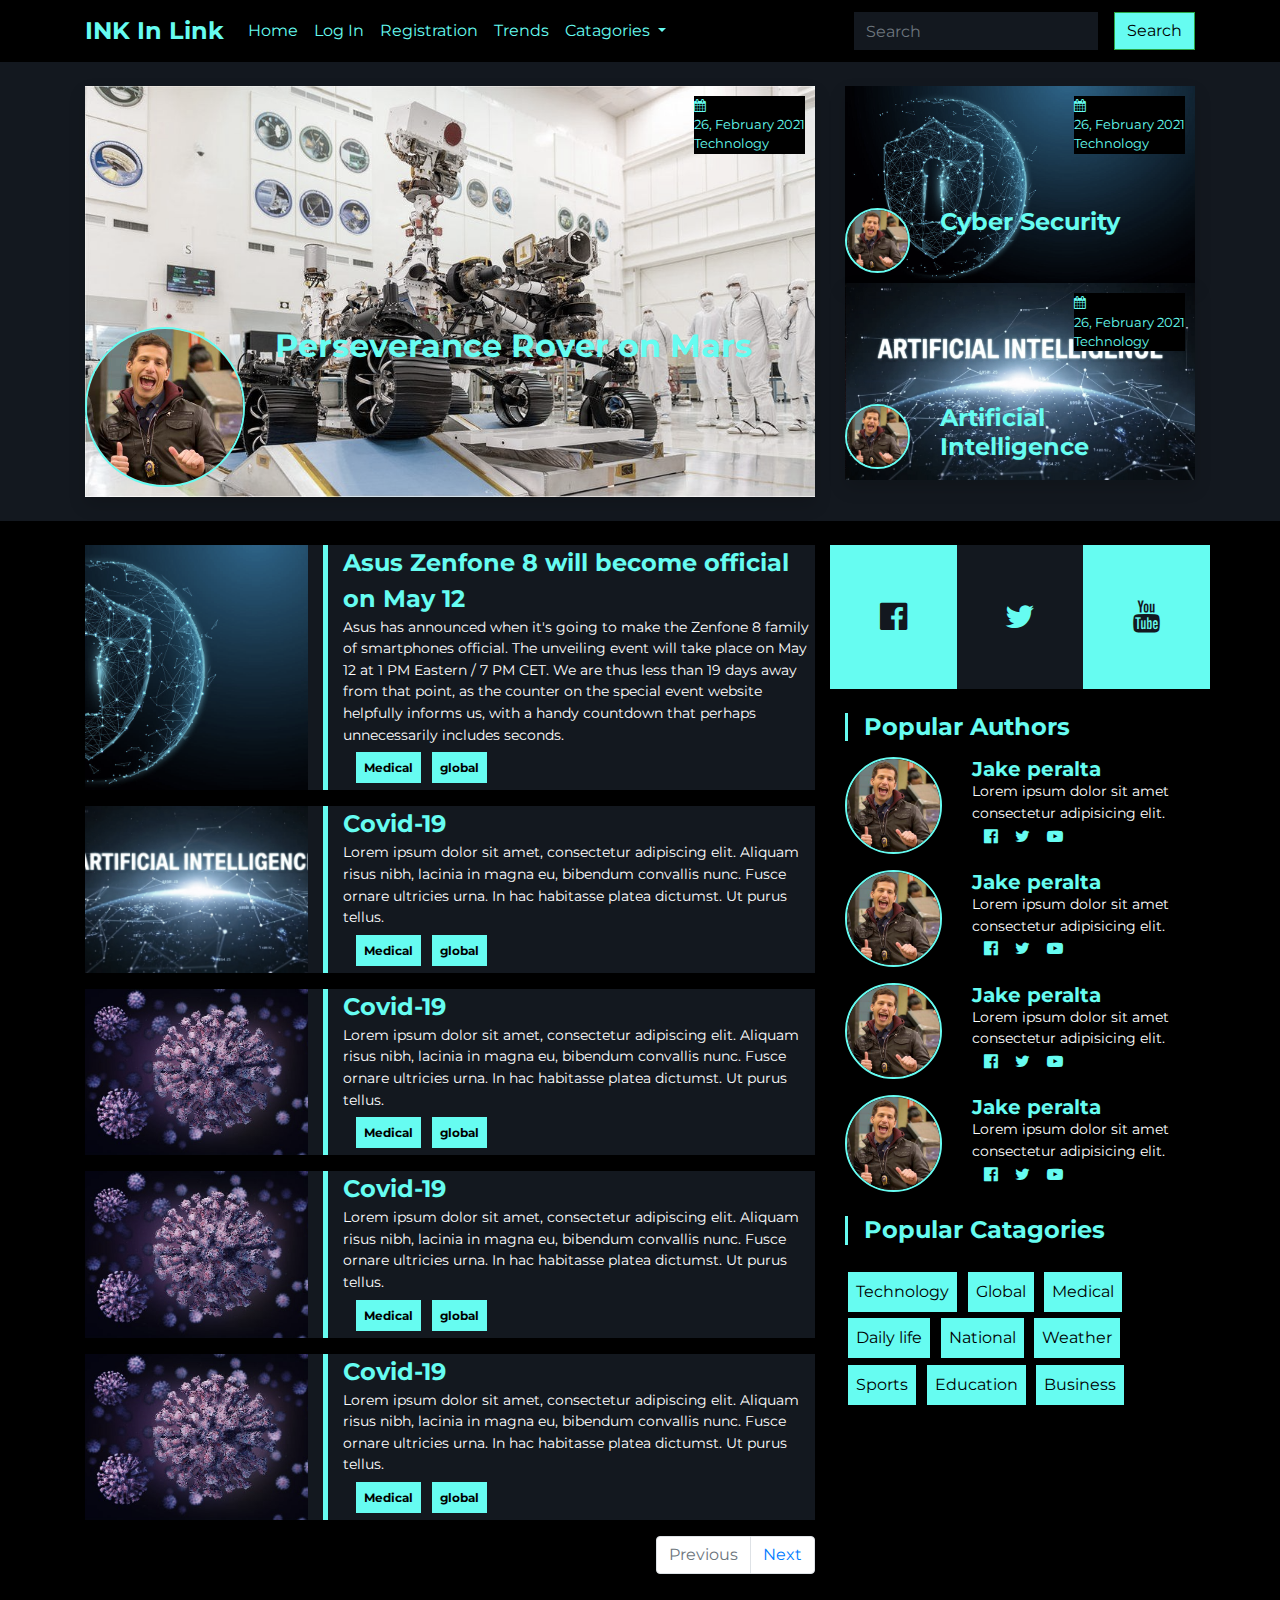
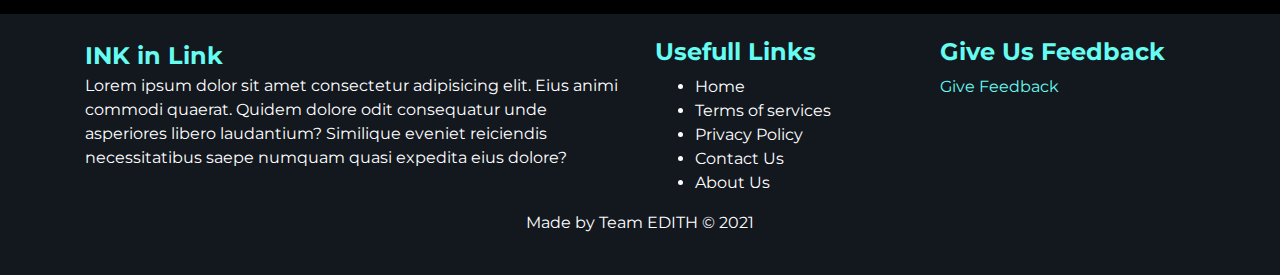
<file: index.html>
<!DOCTYPE html>

<!-- Sunit Corneleous-->

<html lang="en">

<head>
    <meta charset="UTF-8">
    <meta name="viewport" content="width=device-width, initial-scale=1.0">
    <title>INK Ink Link</title>

    <!-- bootstrap 4 cdn -->
    <link
      rel="stylesheet" href="https://stackpath.bootstrapcdn.com/bootstrap/4.4.1/css/bootstrap.min.css"
      integrity="sha384-Vkoo8x4CGsO3+Hhxv8T/Q5PaXtkKtu6ug5TOeNV6gBiFeWPGFN9MuhOf23Q9Ifjh" crossorigin="anonymous"
    />
    <link
      rel="stylesheet"
      href="https://cdnjs.cloudflare.com/ajax/libs/font-awesome/4.7.0/css/font-awesome.min.css"
    />
    <link
      rel="stylesheet"
      href="https://fonts.googleapis.com/css2?family=Montserrat:wght@400;700&display=swap"
    />

    <!-- CSS -->
    <link rel="stylesheet" href="style.css" />
</head>

<body>


    <!-- Header Section -->
    <nav class="navbar navbar-expand-lg">
      <div class="container">
        <a class="navbar-brand" href="#">INK In Link</a>
        <button
          class="navbar-toggler"
          type="button"
          data-toggle="collapse"
          data-target="#navbarSupportedContent"
          aria-controls="navbarSupportedContent"
          aria-expanded="false"
          aria-label="Toggle navigation"
        >
          <span class="navbar-toggler-icon"></span>
        </button>
        <div class="collapse navbar-collapse" id="navbarSupportedContent">
          <ul class="navbar-nav mr-auto">
            <li class="nav-item active">
              <a class="nav-link" href="#"
                >Home <span class="sr-only">(current)</span></a
              >
            </li>
            <li class="nav-item">
              <a class="nav-link" href="LogInUser/logInForm.php">Log In</a>
          </li>
          <li class="nav-item">
              <a class="nav-link" href="/inkINlink/RegistrationForm/index.php">Registration </a>
          </li>
            <li class="nav-item">
              <a class="nav-link" href="#">Trends</a>
            </li>
            <li class="nav-item dropdown">
              <a
                class="nav-link dropdown-toggle"
                href="#"
                id="navbarDropdown"
                role="button"
                data-toggle="dropdown"
                aria-haspopup="true"
                aria-expanded="false"
              >
                Catagories
              </a>
              <div class="dropdown-menu" aria-labelledby="navbarDropdown">
                <a class="dropdown-item" href="#">Technology</a>
                <div class="dropdown-divider"></div>
                <a class="dropdown-item" href="#">World</a>
                <div class="dropdown-divider"></div>
                <a class="dropdown-item" href="#">Sports</a>
              </div>
            </li>
          </ul>
          <form class="form-inline my-2 my-lg-0">
            <input
              class="form-control border-0 rounded-0"
              type="search"
              placeholder="Search"
              aria-label="Search"
            />
            <button
              class="btn-main btn btn-success ml-3 my-sm-0 rounded-0"
              type="submit"
            >
              Search
            </button>
          </form>
        </div>
      </div>
    </nav>

    <!-- HERO Section -->

    <section class="hero py-4">
        <div class="container">
            <div class="row">
                <div class="col-lg-8">
                    <div class="hero-post shadow">
                        <img class="img-fluid" src="images/1.jpg" alt="">
                        <div class="hero-post-badges">
                            <a href="#"><i class="fa fa-calendar" aria-hidden="true"></i></a>
                            <a href="#">26, February 2021</a>
                            <a href="#">Technology</a>
                        </div>
                        <div class="hero-post-content">
                            <div class="row">
                                <div class="col-md-3">
                                    <img class="img-fluid rounded-circle" src="images/author.jpg" alt="Writter">
                                </div>
                                <div class="col-md-9">
                                    <h2>Perseverance Rover on Mars</h2>
                                </div>
                            </div>
                        </div>
                    </div>
                </div>
                <div class="col-lg-4">
                    <div class="hero-post shadow">
                        <img class="img-fluid" src="images/2.jpg" alt="">
                        <div class="hero-post-badges">
                            <a href="#"><i class="fa fa-calendar" aria-hidden="true"></i></a>
                            <a href="#">26, February 2021</a>
                            <a href="#">Technology</a>
                        </div>
                        <div class="hero-post-content">
                            <div class="row">
                                <div class="col-md-3">
                                    <img class="img-fluid rounded-circle" src="images/author.jpg" alt="Writter">
                                </div>
                                <div class="col-md-9">
                                    <h3>Cyber Security</h3>
                                </div>
                            </div>
                        </div>
                    </div>
                    <div class="hero-post shadow">
                        <img class="img-fluid" src="images/3.jpeg" alt="">
                        <div class="hero-post-badges">
                            <a href="#"><i class="fa fa-calendar" aria-hidden="true"></i></a>
                            <a href="#">26, February 2021</a>
                            <a href="#">Technology</a>
                        </div>
                        <div class="hero-post-content">
                            <div class="row">
                                <div class="col-md-3">
                                    <img class="img-fluid rounded-circle" src="images/author.jpg" alt="Writter">
                                </div>
                                <div class="col-md-9">
                                    <h3>Artificial Intelligence</h3>
                                </div>
                            </div>
                        </div>
                    </div>
                </div>
            </div>
        </div>
    </section>

    <!-- Blog Section -->

    <section class="blog-posts py-4">
      <div class="container contents-blogs">
        <div class="row">
          <div class="col-md-8">
            <article class="blog-post mb-3 shadow">
              <div class="row">
                <div class="col-sm-4">
                  <img class="img-fluid" src="images/2.jpg" alt="" />
                </div>
                <div class="col-sm-8">
                  <a href="/blogs.html" class="blog-title">Asus Zenfone 8 will become official on May 12</a>
                  <p class="m-0">
                    Asus has announced when it's going to make the Zenfone 8 family of smartphones official. The unveiling event will take place on May 12 at 1 PM Eastern / 7 PM CET. We are thus less than 19 days away from that point, as the counter on the special event website helpfully informs us, with a handy countdown that perhaps unnecessarily includes seconds.
                  </p>
                  <div class="badge">
                    <a href="#">Medical</a>
                    <a href="#">global</a>
                  </div>
                </div>
              </div>
            </article>
            <article class="blog-post mb-3 shadow">
                <div class="row">
                  <div class="col-sm-4">
                    <img class="img-fluid" src="images/3.jpeg" alt="" />
                  </div>
                  <div class="col-sm-8">
                    <a href="/blogs.html" class="blog-title">Covid-19</a>
                    <p class="m-0">
                      Lorem ipsum dolor sit amet, consectetur adipiscing elit.
                      Aliquam risus nibh, lacinia in magna eu, bibendum convallis
                      nunc. Fusce ornare ultricies urna. In hac habitasse platea
                      dictumst. Ut purus tellus.
                    </p>
                    <div class="badge">
                      <a href="#">Medical</a>
                      <a href="#">global</a>
                    </div>
                  </div>
                </div>
              </article>
              <article class="blog-post mb-3 shadow">
                <div class="row">
                  <div class="col-sm-4">
                    <img class="img-fluid" src="images/covid-19.jpg" alt="" />
                  </div>
                  <div class="col-sm-8">
                    <a href="/blogs.html" class="blog-title">Covid-19</a>
                    <p class="m-0">
                      Lorem ipsum dolor sit amet, consectetur adipiscing elit.
                      Aliquam risus nibh, lacinia in magna eu, bibendum convallis
                      nunc. Fusce ornare ultricies urna. In hac habitasse platea
                      dictumst. Ut purus tellus.
                    </p>
                    <div class="badge">
                      <a href="#">Medical</a>
                      <a href="#">global</a>
                    </div>
                  </div>
                </div>
              </article>
              <article class="blog-post mb-3 shadow">
                <div class="row">
                  <div class="col-sm-4">
                    <img class="img-fluid" src="images/covid-19.jpg" alt="" />
                  </div>
                  <div class="col-sm-8">
                    <a href="/blogs.html" class="blog-title">Covid-19</a>
                    <p class="m-0">
                      Lorem ipsum dolor sit amet, consectetur adipiscing elit.
                      Aliquam risus nibh, lacinia in magna eu, bibendum convallis
                      nunc. Fusce ornare ultricies urna. In hac habitasse platea
                      dictumst. Ut purus tellus.
                    </p>
                    <div class="badge">
                      <a href="#">Medical</a>
                      <a href="#">global</a>
                    </div>
                  </div>
                </div>
              </article>
              <article class="blog-post mb-3 shadow">
                <div class="row">
                  <div class="col-sm-4">
                    <img class="img-fluid" src="images/covid-19.jpg" alt="" />
                  </div>
                  <div class="col-sm-8">
                    <a href="/blogs.html" class="blog-title">Covid-19</a>
                    <p class="m-0">
                      Lorem ipsum dolor sit amet, consectetur adipiscing elit.
                      Aliquam risus nibh, lacinia in magna eu, bibendum convallis
                      nunc. Fusce ornare ultricies urna. In hac habitasse platea
                      dictumst. Ut purus tellus.
                    </p>
                    <div class="badge">
                      <a href="#">Medical</a>
                      <a href="#">global</a>
                    </div>
                  </div>
                </div>
              </article>

              <nav aria-label="Page navigation example">
                <ul class="pagination justify-content-end">
                    <li class="page-item disabled">
                        <a class="page-link" href="#" tabindex="-1" aria-disabled="true">Previous</a>
                    </li>
                    <li class="page-item">
                        <a class="page-link" href="#">Next</a>
                    </li>
                </ul>
            </nav>
            
          </div>
          <aside class="col-md-4">
            <!-- Social links -->
            <div class="social-links row text-center">
              <div class="col-sm-4 py-5">
                <a class="social-link w-100">
                  <i class="fa fa-facebook-official" aria-hidden="true"></i>
                </a>
              </div>
              <div class="col-sm-4 py-5 second">
                <a class="social-link w-100">
                  <i class="fa fa-twitter" aria-hidden="true"></i>
                </a>
              </div>
              <div class="col-sm-4 py-5">
                <a class="social-link w-100">
                  <i class="fa fa-youtube" aria-hidden="true"></i>
                </a>
              </div>
            </div>
            <h4 class="aside-heading mt-4 mb-3 pl-3">Popular Authors</h4>
            <article class="row author mb-3">
              <div class="col-sm-4">
                <img
                  class="img-fluid rounded-circle"
                  src="images/author.jpg"
                  alt=""
                />
              </div>
              <div class="col-sm-8">
                <h5 class="m-0">Jake peralta</h5>
                <p class="m-0">
                  Lorem ipsum dolor sit amet consectetur adipisicing elit.
                </p>
                <div class="social-link">
                  <a href="#"
                    ><i class="fa fa-facebook-official" aria-hidden="true"></i
                  ></a>
                  <a href="#"
                    ><i class="fa fa-twitter" aria-hidden="true"></i
                  ></a>
                  <a href="#"
                    ><i class="fa fa-youtube-play" aria-hidden="true"></i
                  ></a>
                </div>
              </div>
            </article>
            <article class="row author mb-3">
              <div class="col-sm-4">
                <img
                  class="img-fluid rounded-circle"
                  src="images/author.jpg"
                  alt=""
                />
              </div>
              <div class="col-sm-8">
                <h5 class="m-0">Jake peralta</h5>
                <p class="m-0">
                  Lorem ipsum dolor sit amet consectetur adipisicing elit.
                </p>
                <div class="social-link">
                  <a href="#"
                    ><i class="fa fa-facebook-official" aria-hidden="true"></i
                  ></a>
                  <a href="#"
                    ><i class="fa fa-twitter" aria-hidden="true"></i
                  ></a>
                  <a href="#"
                    ><i class="fa fa-youtube-play" aria-hidden="true"></i
                  ></a>
                </div>
              </div>
            </article>
            <article class="row author mb-3">
              <div class="col-sm-4">
                <img
                  class="img-fluid rounded-circle"
                  src="images/author.jpg"
                  alt=""
                />
              </div>
              <div class="col-sm-8">
                <h5 class="m-0">Jake peralta</h5>
                <p class="m-0">
                  Lorem ipsum dolor sit amet consectetur adipisicing elit.
                </p>
                <div class="social-link">
                  <a href="#"
                    ><i class="fa fa-facebook-official" aria-hidden="true"></i
                  ></a>
                  <a href="#"
                    ><i class="fa fa-twitter" aria-hidden="true"></i
                  ></a>
                  <a href="#"
                    ><i class="fa fa-youtube-play" aria-hidden="true"></i
                  ></a>
                </div>
              </div>
            </article>
            <article class="row author mb-3">
              <div class="col-sm-4">
                <img
                  class="img-fluid rounded-circle"
                  src="images/author.jpg"
                  alt=""
                />
              </div>
              <div class="col-sm-8">
                <h5 class="m-0">Jake peralta</h5>
                <p class="m-0">
                  Lorem ipsum dolor sit amet consectetur adipisicing elit.
                </p>
                <div class="social-link">
                  <a href="#"
                    ><i class="fa fa-facebook-official" aria-hidden="true"></i
                  ></a>
                  <a href="#"
                    ><i class="fa fa-twitter" aria-hidden="true"></i
                  ></a>
                  <a href="#"
                    ><i class="fa fa-youtube-play" aria-hidden="true"></i
                  ></a>
                </div>
              </div>
            </article>
            <h4 class="aside-heading mt-4 pl-3">Popular Catagories</h4>
            <div class="badges w-100">
                <a href="#">Technology</a>
                <a href="#">Global</a>
                <a href="#">Medical</a>
                <a href="#">Daily life</a>
                <a href="#">National</a>
                <a href="#">Weather</a>
                <a href="#">Sports</a>
                <a href="#">Education</a>
                <a href="#">Business</a>
            </div>
          </aside>
        </div>
      </div>
    </section>

    <!-- Footer Section -->
  <footer class="footer py-4">
      <div class="container">
        <div class="row">
          <div class="col-md-6">
            <a class="footer-logo" href="">INK in Link</a>
            <p>
              Lorem ipsum dolor sit amet consectetur adipisicing elit. Eius animi commodi quaerat. Quidem dolore odit consequatur unde asperiores libero laudantium? Similique eveniet reiciendis necessitatibus saepe numquam quasi expedita eius dolore?
            </p>
          </div>
          <div class="col-md-3">
            <h4>Usefull Links</h4>
            <ul>
              <li>Home</li>
              <li>Terms of services</li>
              <li>Privacy Policy</li>
              <li>Contact Us</li>
              <li>About Us</li>
            </ul>
          </div>
          <div class="col-md-3">
            <h4>Give Us Feedback</h4>
            <a class="feedback-button" href="feedback/index.html">Give Feedback</a>
          </div>
        </div>
        <div class="w-100 text-center credits">
          <p>Made by Team EDITH &copy; 2021</p>
        </div>
      </div>
    </footer>


    <!-- bootstrap js, jquery, popper -->
    <script src="https://cdn.jsdelivr.net/npm/bootstrap@5.0.0-beta2/dist/js/bootstrap.bundle.min.js" integrity="sha384-b5kHyXgcpbZJO/tY9Ul7kGkf1S0CWuKcCD38l8YkeH8z8QjE0GmW1gYU5S9FOnJ0" crossorigin="anonymous">
    </script>
</body>

</html>
</file>
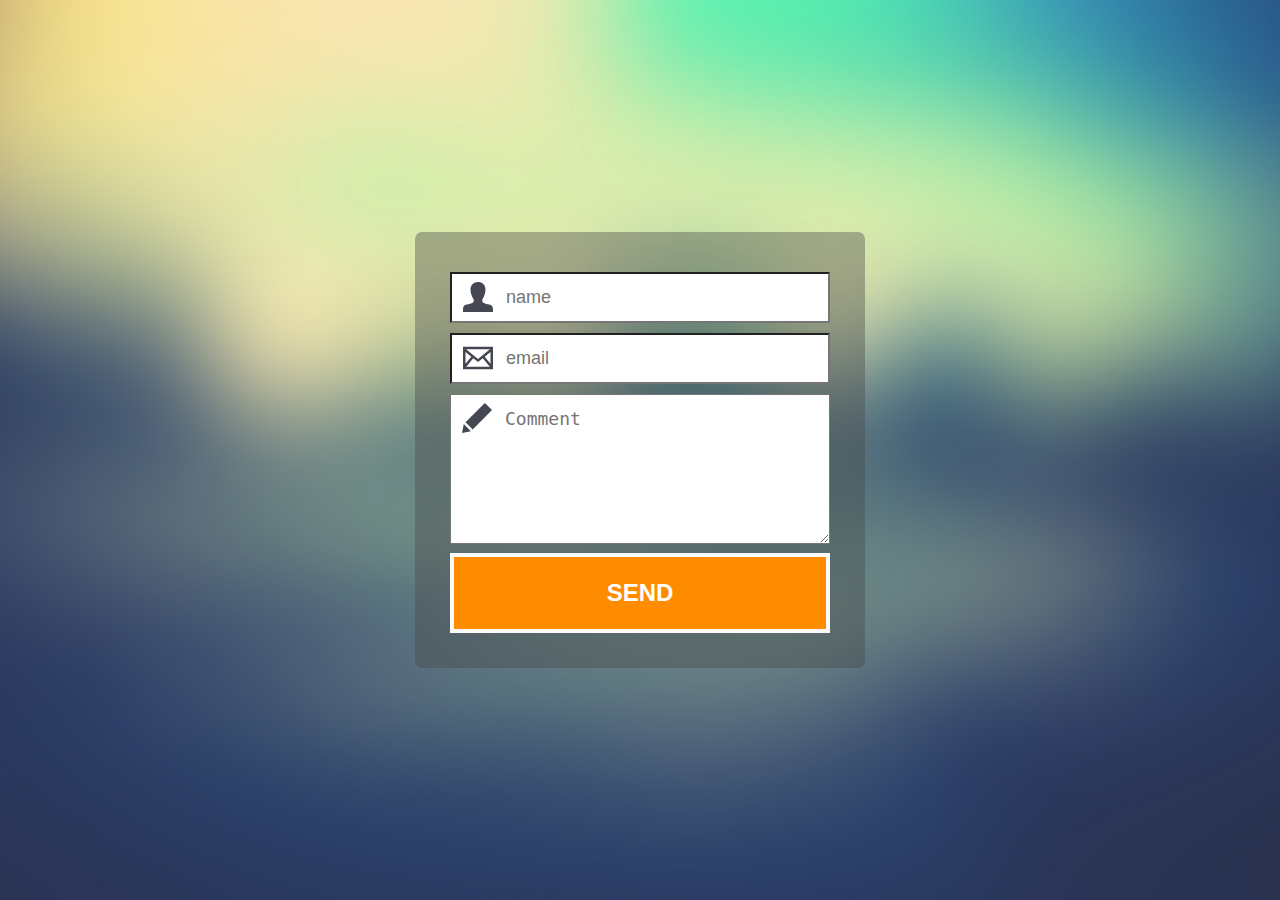
<file: feedback/index.html>
<!DOCTYPE html>
<html lang="en">
<head>
	<meta charset="UTF-8">
	<link rel="stylesheet" href="main.css">
	<title>Create Working Contact Form Using HTML, CSS, PHP | Contact Form Design</title>
</head>
<body>
	<form method="POST" action="send.php">
		
		<input type="text" name="name" class="inputs" placeholder="name">
		<input type="email" name="email" class="inputs" placeholder="email">
		<textarea name="message" class="inputs" placeholder="Comment"></textarea>

		<button type="submit">Send</button>

	</form>
</body>
</html>
</file>
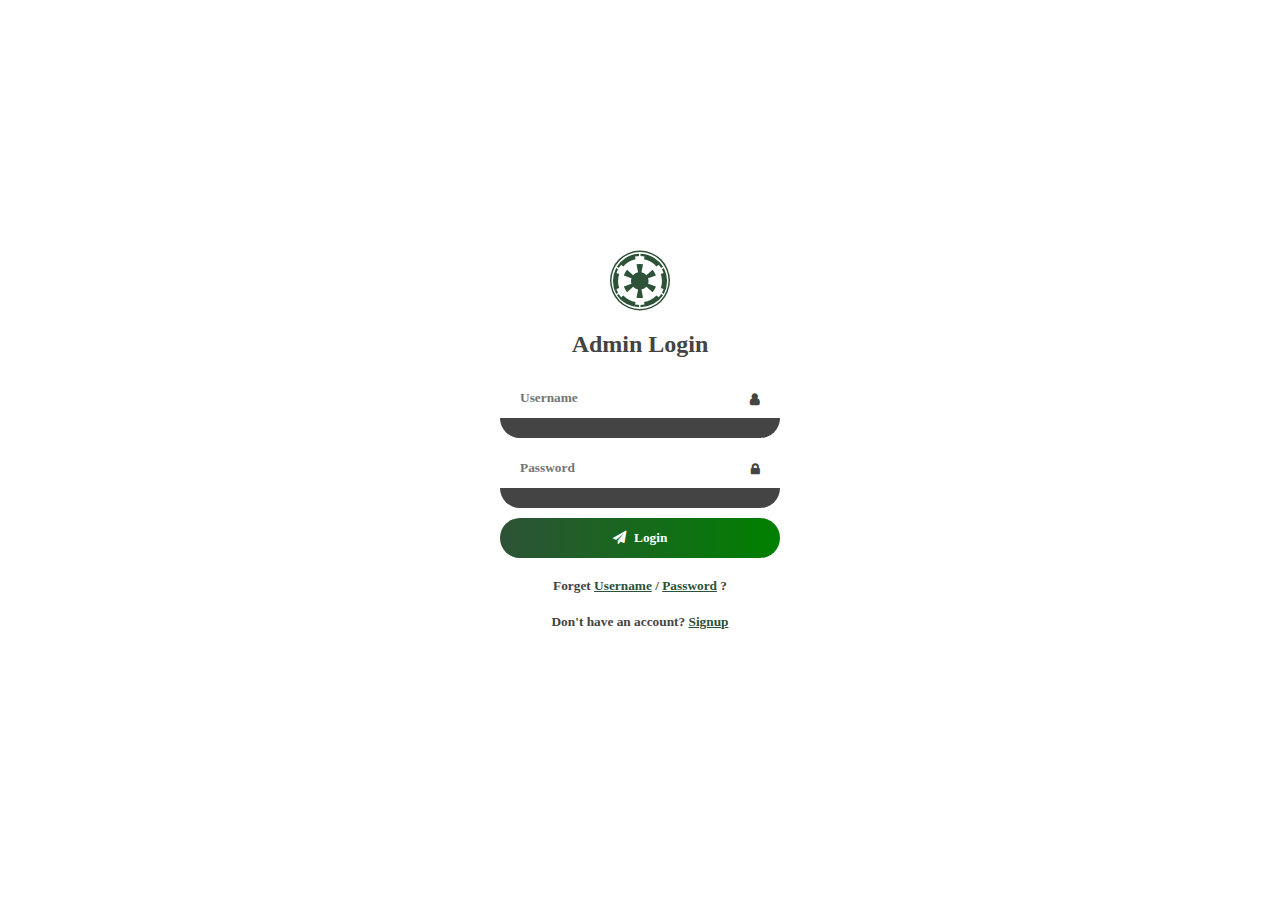
<file: Admin/admin-login.html>
<!DOCTYPE html>
<html lang="en">
<head>
	<meta charset="utf-8">
	<title>Admin Log In Page</title>
	<link rel="stylesheet" href="https://stackpath.bootstrapcdn.com/font-awesome/4.7.0/css/font-awesome.min.css">

	<link rel="stylesheet" href="style.css">
</head>
<body>
	<div class="login">
		<i class="fa fa-empire"></i>
		<h2>Admin Login</h2>

		<div class="group"><input type="text" placeholder='Username'>
		<i class="fa fa-user" ></i>
	</div>
	<div class="group"><input type="password" placeholder="Password"><i class="fa fa-lock" ></i>
		</div>

		<button> <i class="fa fa-send"></i> Login</button>
		<p class="fs">Forget <a href="#">
		Username</a> / <a href="">Password</a> ? </p>

		<p class="ss">Don't have an account? <a href="">Signup</a> </p>


	
		




	</div>


</body>
</html>
</file>
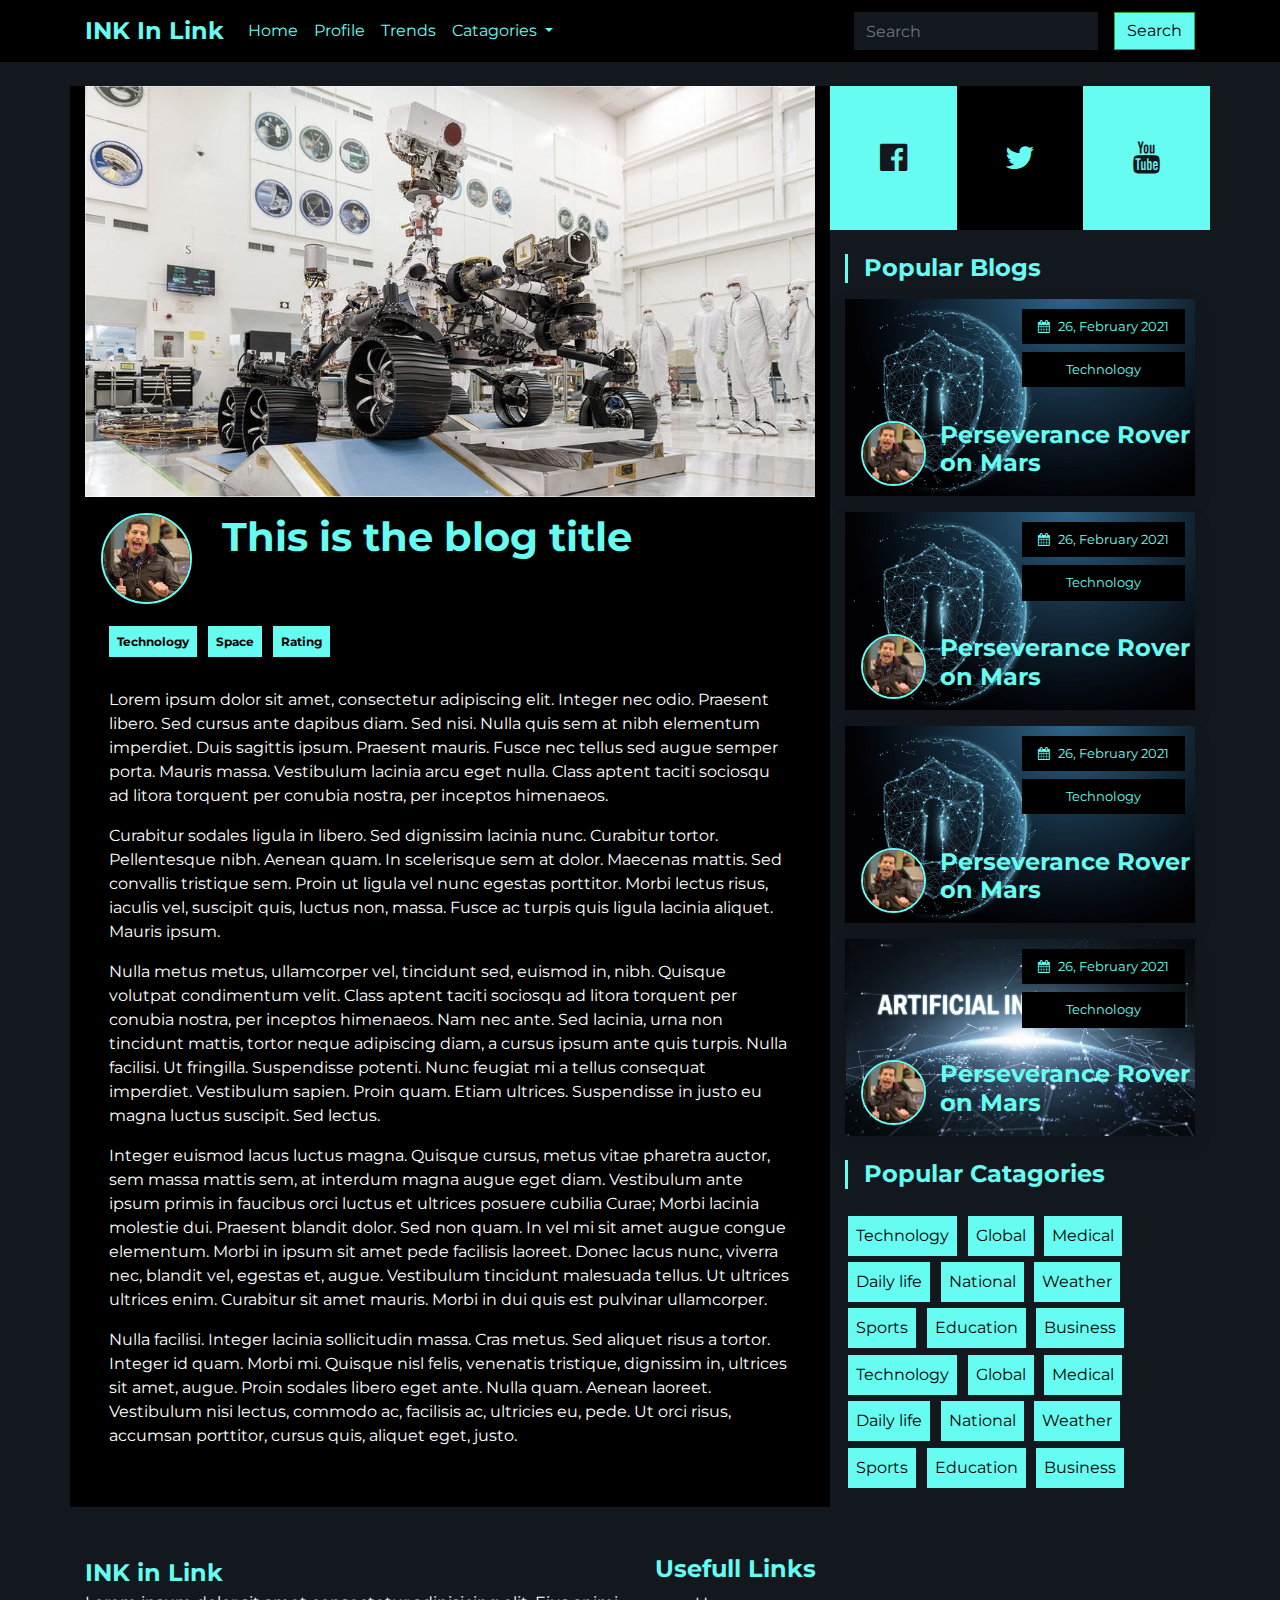
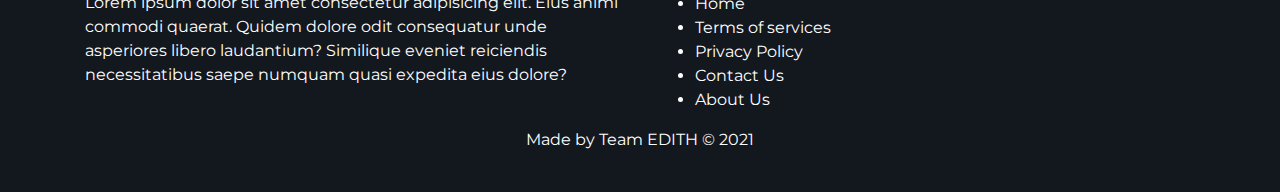
<file: afterLogIn/blogs.html>
<!DOCTYPE html>
<html lang="en">
  <head>
    <meta charset="UTF-8" />
    <meta http-equiv="X-UA-Compatible" content="IE=edge" />
    <meta name="viewport" content="width=device-width, initial-scale=1.0" />
    <title>INK Ink Link</title>

    <!-- bootstrap 4 cdn -->
    <link
      rel="stylesheet"
      href="https://stackpath.bootstrapcdn.com/bootstrap/4.4.1/css/bootstrap.min.css"
      integrity="sha384-Vkoo8x4CGsO3+Hhxv8T/Q5PaXtkKtu6ug5TOeNV6gBiFeWPGFN9MuhOf23Q9Ifjh"
      crossorigin="anonymous"
    />
    <link
      rel="stylesheet"
      href="https://cdnjs.cloudflare.com/ajax/libs/font-awesome/4.7.0/css/font-awesome.min.css"
    />
    <link
      rel="stylesheet"
      href="https://fonts.googleapis.com/css2?family=Montserrat:wght@400;700&display=swap"
    />

    <!-- CSS -->
    <link rel="stylesheet" href="style.css" />
  </head>
  <body>
    <!-- Header Section -->
    <nav class="navbar navbar-expand-lg">
      <div class="container">
        <a class="navbar-brand" href="#">INK In Link</a>
        <button
          class="navbar-toggler"
          type="button"
          data-toggle="collapse"
          data-target="#navbarSupportedContent"
          aria-controls="navbarSupportedContent"
          aria-expanded="false"
          aria-label="Toggle navigation"
        >
          <span class="navbar-toggler-icon"></span>
        </button>
        <div class="collapse navbar-collapse" id="navbarSupportedContent">
          <ul class="navbar-nav mr-auto">
            <li class="nav-item active">
              <a class="nav-link" href="#"
                >Home <span class="sr-only">(current)</span></a
              >
            </li>
            <li class="nav-item">
              <a class="nav-link" href="#">Profile</a>
            </li>
            <li class="nav-item">
              <a class="nav-link" href="#">Trends</a>
            </li>
            <li class="nav-item dropdown">
              <a
                class="nav-link dropdown-toggle"
                href="#"
                id="navbarDropdown"
                role="button"
                data-toggle="dropdown"
                aria-haspopup="true"
                aria-expanded="false"
              >
                Catagories
              </a>
              <div class="dropdown-menu" aria-labelledby="navbarDropdown">
                <a class="dropdown-item" href="#">Technology</a>
                <div class="dropdown-divider"></div>
                <a class="dropdown-item" href="#">World</a>
                <div class="dropdown-divider"></div>
                <a class="dropdown-item" href="#">Sports</a>
              </div>
            </li>
          </ul>
          <form class="form-inline my-2 my-lg-0">
            <input
              class="form-control border-0 rounded-0"
              type="search"
              placeholder="Search"
              aria-label="Search"
            />
            <button
              class="btn-main btn btn-success ml-3 my-sm-0 rounded-0"
              type="submit"
            >
              Search
            </button>
          </form>
        </div>
      </div>
    </nav>

    <!-- Hero Section -->
    <section class="hero py-4">
      <div class="container">
        <div class="row">
          <!-- Content -->
          <div class="col-lg-8 content">
            <img class="img-fluid" src="images/1.jpg" />
            <div class="row p-3">
              <div class="col-sm-2">
                <img class="img-fluid rounded-circle" src="images/author.jpg" />
              </div>
              <div class="col-sm-10">
                <h1>This is the blog title</h1>
              </div>
            </div>
            <div class="badge px-3">
              <a href="#">Technology</a>
              <a href="#">Space</a>
              <a href="/inkINlink/rating/rating.html">Rating</a>
            </div>
            <div class="p-content p-4">
              <p>
                Lorem ipsum dolor sit amet, consectetur adipiscing elit. Integer
                nec odio. Praesent libero. Sed cursus ante dapibus diam. Sed
                nisi. Nulla quis sem at nibh elementum imperdiet. Duis sagittis
                ipsum. Praesent mauris. Fusce nec tellus sed augue semper porta.
                Mauris massa. Vestibulum lacinia arcu eget nulla. Class aptent
                taciti sociosqu ad litora torquent per conubia nostra, per
                inceptos himenaeos.
              </p>

              <p>
                Curabitur sodales ligula in libero. Sed dignissim lacinia nunc.
                Curabitur tortor. Pellentesque nibh. Aenean quam. In scelerisque
                sem at dolor. Maecenas mattis. Sed convallis tristique sem.
                Proin ut ligula vel nunc egestas porttitor. Morbi lectus risus,
                iaculis vel, suscipit quis, luctus non, massa. Fusce ac turpis
                quis ligula lacinia aliquet. Mauris ipsum.
              </p>

              <p>
                Nulla metus metus, ullamcorper vel, tincidunt sed, euismod in,
                nibh. Quisque volutpat condimentum velit. Class aptent taciti
                sociosqu ad litora torquent per conubia nostra, per inceptos
                himenaeos. Nam nec ante. Sed lacinia, urna non tincidunt mattis,
                tortor neque adipiscing diam, a cursus ipsum ante quis turpis.
                Nulla facilisi. Ut fringilla. Suspendisse potenti. Nunc feugiat
                mi a tellus consequat imperdiet. Vestibulum sapien. Proin quam.
                Etiam ultrices. Suspendisse in justo eu magna luctus suscipit.
                Sed lectus.
              </p>

              <p>
                Integer euismod lacus luctus magna. Quisque cursus, metus vitae
                pharetra auctor, sem massa mattis sem, at interdum magna augue
                eget diam. Vestibulum ante ipsum primis in faucibus orci luctus
                et ultrices posuere cubilia Curae; Morbi lacinia molestie dui.
                Praesent blandit dolor. Sed non quam. In vel mi sit amet augue
                congue elementum. Morbi in ipsum sit amet pede facilisis
                laoreet. Donec lacus nunc, viverra nec, blandit vel, egestas et,
                augue. Vestibulum tincidunt malesuada tellus. Ut ultrices
                ultrices enim. Curabitur sit amet mauris. Morbi in dui quis est
                pulvinar ullamcorper.
              </p>

              <p>
                Nulla facilisi. Integer lacinia sollicitudin massa. Cras metus.
                Sed aliquet risus a tortor. Integer id quam. Morbi mi. Quisque
                nisl felis, venenatis tristique, dignissim in, ultrices sit
                amet, augue. Proin sodales libero eget ante. Nulla quam. Aenean
                laoreet. Vestibulum nisi lectus, commodo ac, facilisis ac,
                ultricies eu, pede. Ut orci risus, accumsan porttitor, cursus
                quis, aliquet eget, justo.
              </p>
            </div>
          </div>

          <!-- Hero post two on right -->
          <div class="col-lg-4">
            <div class="social-links row text-center">
              <div class="col-sm-4 py-5">
                <a class="social-link w-100">
                  <i class="fa fa-facebook-official" aria-hidden="true"></i>
                </a>
              </div>
              <div class="col-sm-4 py-5 first">
                <a class="social-link w-100">
                  <i class="fa fa-twitter" aria-hidden="true"></i>
                </a>
              </div>
              <div class="col-sm-4 py-5">
                <a class="social-link w-100">
                  <i class="fa fa-youtube" aria-hidden="true"></i>
                </a>
              </div>
            </div>
            <h4 class="aside-heading mt-4 mb-3 pl-3">Popular Blogs</h4>
            <!-- 1st one -->
            <div class="hero-post shadow mb-3">
              <img class="img-fluid" src="images/2.jpg" alt="#" />
              <div class="hero-post-badges text-center">
                <a class="p-2 px-3 mb-2" href="#"
                  ><i class="fa fa-calendar mr-2" aria-hidden="true"></i>26,
                  February 2021</a
                >
                <a class="p-2 px-3" href="#">Technology</a>
              </div>
              <div class="hero-post-content">
                <div class="row">
                  <div class="col-sm-3">
                    <img
                      class="img-fluid rounded-circle ml-3"
                      src="images/author.jpg"
                      alt="#"
                    />
                  </div>
                  <div class="col-sm-9">
                    <h3>Perseverance Rover on Mars</h3>
                  </div>
                </div>
              </div>
            </div>
            <div class="hero-post shadow mb-3">
              <img class="img-fluid" src="images/2.jpg" alt="#" />
              <div class="hero-post-badges text-center">
                <a class="p-2 px-3 mb-2" href="#"
                  ><i class="fa fa-calendar mr-2" aria-hidden="true"></i>26,
                  February 2021</a
                >
                <a class="p-2 px-3" href="#">Technology</a>
              </div>
              <div class="hero-post-content">
                <div class="row">
                  <div class="col-sm-3">
                    <img
                      class="img-fluid rounded-circle ml-3"
                      src="images/author.jpg"
                      alt="#"
                    />
                  </div>
                  <div class="col-sm-9">
                    <h3>Perseverance Rover on Mars</h3>
                  </div>
                </div>
              </div>
            </div>
            <div class="hero-post shadow mb-3">
              <img class="img-fluid" src="images/2.jpg" alt="#" />
              <div class="hero-post-badges text-center">
                <a class="p-2 px-3 mb-2" href="#"
                  ><i class="fa fa-calendar mr-2" aria-hidden="true"></i>26,
                  February 2021</a
                >
                <a class="p-2 px-3" href="#">Technology</a>
              </div>
              <div class="hero-post-content">
                <div class="row">
                  <div class="col-sm-3">
                    <img
                      class="img-fluid rounded-circle ml-3"
                      src="images/author.jpg"
                      alt="#"
                    />
                  </div>
                  <div class="col-sm-9">
                    <h3>Perseverance Rover on Mars</h3>
                  </div>
                </div>
              </div>
            </div>
            <!-- 2nd one -->
            <div class="hero-post shadow">
              <img class="img-fluid" src="images/3.jpeg" alt="#" />
              <div class="hero-post-badges text-center">
                <a class="p-2 px-3 mb-2" href="#"
                  ><i class="fa fa-calendar mr-2" aria-hidden="true"></i>26,
                  February 2021</a
                >
                <a class="p-2 px-3" href="#">Technology</a>
              </div>
              <div class="hero-post-content">
                <div class="row">
                  <div class="col-sm-3">
                    <img
                      class="img-fluid rounded-circle ml-3"
                      src="images/author.jpg"
                      alt="#"
                    />
                  </div>
                  <div class="col-sm-9">
                    <h3>Perseverance Rover on Mars</h3>
                  </div>
                </div>
              </div>
            </div>
            <h4 class="aside-heading mt-4 pl-3">Popular Catagories</h4>
            <div class="badges w-100">
              <a href="#">Technology</a>
              <a href="#">Global</a>
              <a href="#">Medical</a>
              <a href="#">Daily life</a>
              <a href="#">National</a>
              <a href="#">Weather</a>
              <a href="#">Sports</a>
              <a href="#">Education</a>
              <a href="#">Business</a>
              <a href="#">Technology</a>
              <a href="#">Global</a>
              <a href="#">Medical</a>
              <a href="#">Daily life</a>
              <a href="#">National</a>
              <a href="#">Weather</a>
              <a href="#">Sports</a>
              <a href="#">Education</a>
              <a href="#">Business</a>
            </div>
          </div>
        </div>
      </div>
    </section>

    <!-- Footer Section -->
    <footer class="footer py-4">
      <div class="container">
        <div class="row">
          <div class="col-md-6">
            <a class="footer-logo" href="">INK in Link</a>
            <p>
              Lorem ipsum dolor sit amet consectetur adipisicing elit. Eius
              animi commodi quaerat. Quidem dolore odit consequatur unde
              asperiores libero laudantium? Similique eveniet reiciendis
              necessitatibus saepe numquam quasi expedita eius dolore?
            </p>
          </div>
          <div class="col-md-6">
            <h4>Usefull Links</h4>
            <ul>
              <li>Home</li>
              <li>Terms of services</li>
              <li>Privacy Policy</li>
              <li>Contact Us</li>
              <li>About Us</li>
            </ul>
          </div>
        </div>
        <div class="w-100 text-center credits">
          <p>Made by Team EDITH &copy; 2021</p>
        </div>
      </div>
    </footer>

    <!-- JS -->
    <script
      src="https://code.jquery.com/jquery-3.4.1.slim.min.js"
      integrity="sha384-J6qa4849blE2+poT4WnyKhv5vZF5SrPo0iEjwBvKU7imGFAV0wwj1yYfoRSJoZ+n"
      crossorigin="anonymous"
    ></script>
    <script
      src="https://cdn.jsdelivr.net/npm/popper.js@1.16.0/dist/umd/popper.min.js"
      integrity="sha384-Q6E9RHvbIyZFJoft+2mJbHaEWldlvI9IOYy5n3zV9zzTtmI3UksdQRVvoxMfooAo"
      crossorigin="anonymous"
    ></script>
    <script
      src="https://stackpath.bootstrapcdn.com/bootstrap/4.4.1/js/bootstrap.min.js"
      integrity="sha384-wfSDF2E50Y2D1uUdj0O3uMBJnjuUD4Ih7YwaYd1iqfktj0Uod8GCExl3Og8ifwB6"
      crossorigin="anonymous"
    ></script>
  </body>
</html>
</file>
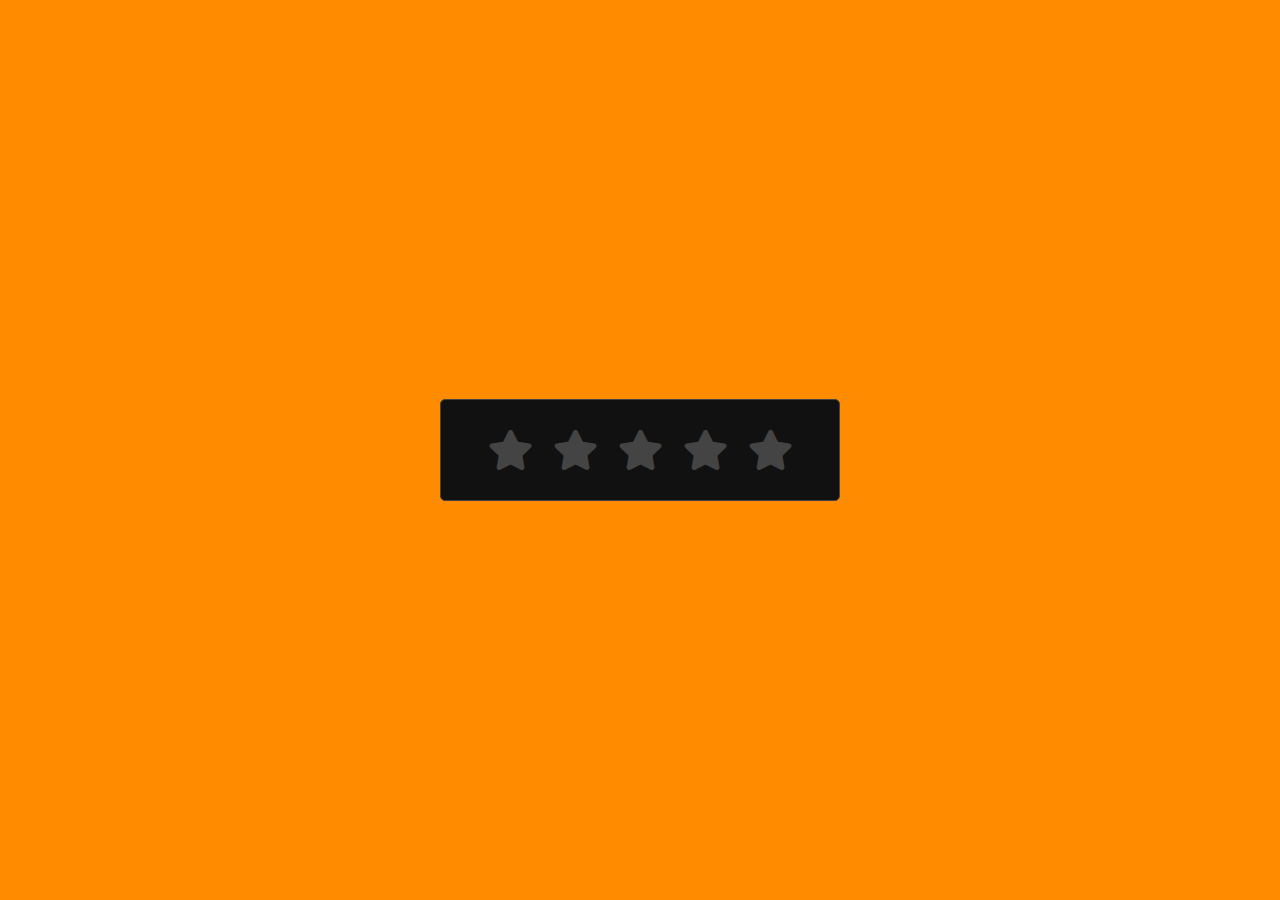
<file: rating/rating.html>
<!DOCTYPE html>
<html lang="en" dir="ltr">
  <head>
    <meta charset="utf-8">
    <link rel="stylesheet" href="style.css">
    <link rel="stylesheet" href="https://cdnjs.cloudflare.com/ajax/libs/font-awesome/5.15.3/css/all.min.css"/>
  </head>
  <body>
    <div class="container">
      <div class="post">
        <div class="text">
Thanks for rating us!</div>
<div class="edit">
EDIT</div>
</div>
<div class="star-widget">
        <input type="radio" name="rate" id="rate-5">
        <label for="rate-5" class="fas fa-star"></label>
        <input type="radio" name="rate" id="rate-4">
        <label for="rate-4" class="fas fa-star"></label>
        <input type="radio" name="rate" id="rate-3">
        <label for="rate-3" class="fas fa-star"></label>
        <input type="radio" name="rate" id="rate-2">
        <label for="rate-2" class="fas fa-star"></label>
        <input type="radio" name="rate" id="rate-1">
        <label for="rate-1" class="fas fa-star"></label>
        <form action="#">
          <header></header>
          <div class="textarea">
            <textare cols="30" placeholder="Describe your experience.."></textare> 
          
          <br />
<div class="btn">
<button type="submit">Post</button>
          </div>
           
<script>
      const btn = document.querySelector("button");
      const post = document.querySelector(".post");
      const widget = document.querySelector(".star-widget");
      const editBtn = document.querySelector(".edit");
      btn.onclick = ()=>{
        widget.style.display = "none";
        post.style.display = "block";
        editBtn.onclick = ()=>{
          widget.style.display = "block";
          post.style.display = "none";
        }
        return false;
      }
    </script>
  </body>
</html>
</file>
<file: style.css>
body {
    font-family: 'Montserrat', sans-serif;
}

h1,h2,h3,h4,h5{
    font-weight: 700;
    color: #66FCF1;
}

h3 {
    font-size: 1.5rem;
}


ul {
    color: white;
}

/* this is the navbar of the site */
.navbar {
    background-color: #000000;
}

a{
    color: #66FCF1;
    text-decoration: none !important;
}

.blog-title {
    font-size: 1.5rem;
    text-decoration: none !important;
    font-weight: bold;
}

.navbar-brand, .footer-logo {
    font-weight: 700;
    font-size: 1.5rem;
}

.btn-main {
    background-color: #66FCF1 !important;
    color: black !important;
}

input {
    background-color: #13181f !important;
    color: #66FCF1 !important;
}

img {
    filter: grayscale(50%) brightness(1);
}

img.rounded-circle {
    filter: none;
    border: 2px solid #66FCF1;
}

/* Hero Section */

.hero-post {
    position: relative;
}

.hero {
    background-color: #13181f;
}

.hero-post-badges {
    position: absolute;
    top: 10px;
    right: 10px;
    
}

.hero-post-badges > a {
    display: block;
    background-color: #000000;
    color: #66FCF1;
    font-size: 0.8rem;
}

.hero-post-content {
    position: absolute;
    bottom: 10px;
    color: #66FCF1;
}

/* Blog Section */

.blog-posts {
    background-color: #000000;
    color: white;
}

.blog-post {
    background-color: #13181f;
}

.blog-post img {
    width: 100%;
    height: 100%;
    object-fit: cover;
}

.blog-post p {
    font-size: 0.9rem;
}

.blog-post .col-sm-8 {
    border-left: 5px solid #66FCF1;
}

.badge {
    padding-top: 1rem;
    padding-bottom: 1rem;
}

.badge > a{
    margin-left: 0.5rem;
    padding: 0.5rem;
    background-color: #66FCF1;
    color: #000000;
}

/* Side Bar */

.social-links {
    background-color: #66FCF1;
    color: #13181f;
    font-size: 2rem;
}

.second {
    background-color: #13181f;
    color: #66FCF1;
}

.first {
    background-color: #000000;
    color: #66FCF1;
}

.aside-heading {
    border-left: 3px solid #66FCF1;
}

.author p{
    font-size: 0.9rem;
}

.social-link a{
    margin-left: 0.8rem;
}

.badges {
    padding-top: 1rem;
    padding-bottom: 1rem;
}

.badges > a{
    margin-left: 0.5rem;
    display: inline-block;
    margin: 0.2rem;
    padding: 0.5rem;
    background-color: #66FCF1;
    color: #000000;
}

/* Footer */

.footer{
    background-color: #13181f;
    color: white;
}

.content {
    background-color: #000000;
    color: white;
}
</file>
<file: feedback/main.css>
*{
	box-sizing: border-box;
}
body{
	margin: 0;
	padding: 0;
	height: 100vh;
	background: url(img/bg.jpg)no-repeat center /cover;
	overflow: hidden;
}

form{
	position: absolute;
	top: 50%;
	left: 50%;
	transform: translate(-50%, -50%);
	width: 450px;
	background: rgba(72,72,72,.4);
	padding: 35px;
	border-radius: 7px;
}
.inputs{
	width: 100%;
	font-size: 18px;
	margin: 5px auto;
	padding: 13px 13px 13px 54px;
}
input[name="name"]{
	background-image: url(img/person.svg);
}
input[name="email"]{
	background-image: url(img/msg.svg);
}
textarea{
	background-image: url(img/pen.svg);
	height: 150px;
}

input[name="name"],
input[name="email"],
textarea{
	background-size: 30px 30px;
	background-position: 11px 8px;
	background-repeat: no-repeat;
}
button{
	width: 100%;
	background-color: #FF8C00;
	border: 4px solid #fbfbfb;
	font-size: 24px;
	color: #fff;
	font-weight: bold;
	text-transform: uppercase;
	transition: all 0.3s;
	padding: 22px 0;
}
button:hover{
	color: #FF8C00;
	background-color: #fff;
}
</file>
<file: Admin/style.css>
*{
	margin: 0;
	padding: 0;
	box-sizing: border-box;
	color: #444;
	font-family: calibri;
   


}

body{
	display: flex;
	justify-content: center;
	align-items: center;
	height: 100vh;
	width: 100vw;


}

.login{
	text-align: center;
	position: relative;
	width: 280px;

}

input, button{
	width: 100%;
	border: 0;
	border-radius: 20px;
}

input{

	border-bottom: 20px solid #444;
	padding: 12px 40px 12px 20px;
}	

input, button, .group i, p, a{
	font-size: 13.3333px;
	font-weight: 600;
}

.group{
	margin-bottom: 10px;
	position: relative;
}

.group i{

	position: absolute;
	top: 15px;
	right: 20px;
}

button{
	padding: 12px;
	background-image: linear-gradient(to right, #2D5237, green);
	margin-bottom: 20px;
	cursor: pointer;
}

button, button i{
	color: #fff;
}

button i{
	margin-right: 5px;
}

p{
	margin-bottom: 20px;
}

i.fa.fa-empire, a{
	color: #2D5237;
}

i.fa.fa-empire{
	font-size: 60px;
	margin-bottom: 20px;
}

h2{
	margin-bottom: 20px;
}

input:focus, input:focus::placeholder, input:focus+i{

	color: #ff1464;
}

input:focus, button:focus{

	outline 0;
}

body:before, body:after{
	content: "";
	position: absolute;
	height: 300px;
	width: 500px,

}
body:before{
	background-image: linear-gradient(to right, #2D5237, green);
	bottom: 0;
	left: 0;
	clip-path: polygon(0 0, 0 100%, 100% 100%);
}
body:after{
	background-image: linear-gradient(to right,green, #2D5237);
	top: 0;
	right: 0;
	clip-path: polygon(100% 0,0 0, 100% 100%);
}

@media(max-width: 767px){

	body:before, body after{
		height: 150px;
		width: 300px;
	}
}
</file>
<file: afterLogIn/style.css>
/* This is the body design */
body {
    font-family: 'Montserrat', sans-serif;
}

h1,h2,h3,h4,h5{
    font-weight: 700;
    color: #66FCF1;
}

h3 {
    font-size: 1.5rem;
}


ul {
    color: white;
}

/* this is the navbar of the site */
.navbar {
    background-color: #000000;
}

a{
    color: #66FCF1;
    text-decoration: none !important;
}

.blog-title {
    font-size: 1.5rem;
    text-decoration: none !important;
    font-weight: bold;
}

.navbar-brand, .footer-logo {
    font-weight: 700;
    font-size: 1.5rem;
}

.btn-main {
    background-color: #66FCF1 !important;
    color: black !important;
}

input {
    background-color: #13181f !important;
    color: #66FCF1 !important;
}

img {
    filter: grayscale(50%) brightness(1);
}

img.rounded-circle {
    filter: none;
    border: 2px solid #66FCF1;
}

/* Hero Section */

.hero-post {
    position: relative;
}

.hero {
    background-color: #13181f;
}

.hero-post-badges {
    position: absolute;
    top: 10px;
    right: 10px;
    
}

.hero-post-badges > a {
    display: block;
    background-color: #000000;
    color: #66FCF1;
    font-size: 0.8rem;
}

.hero-post-content {
    position: absolute;
    bottom: 10px;
    color: #66FCF1;
}

/* Blog Section */

.blog-posts {
    background-color: #000000;
    color: white;
}

.blog-post {
    background-color: #13181f;
}

.blog-post img {
    width: 100%;
    height: 100%;
    object-fit: cover;
}

.blog-post p {
    font-size: 0.9rem;
}

.blog-post .col-sm-8 {
    border-left: 5px solid #66FCF1;
}

.badge {
    padding-top: 1rem;
    padding-bottom: 1rem;
}

.badge > a{
    margin-left: 0.5rem;
    padding: 0.5rem;
    background-color: #66FCF1;
    color: #000000;
}

/* Side Bar */

.social-links {
    background-color: #66FCF1;
    color: #13181f;
    font-size: 2rem;
}

.second {
    background-color: #13181f;
    color: #66FCF1;
}

.first {
    background-color: #000000;
    color: #66FCF1;
}

.aside-heading {
    border-left: 3px solid #66FCF1;
}

.author p{
    font-size: 0.9rem;
}

.social-link a{
    margin-left: 0.8rem;
}

.badges {
    padding-top: 1rem;
    padding-bottom: 1rem;
}

.badges > a{
    margin-left: 0.5rem;
    display: inline-block;
    margin: 0.2rem;
    padding: 0.5rem;
    background-color: #66FCF1;
    color: #000000;
}

/* Footer */

.footer{
    background-color: #13181f;
    color: white;
}

.content {
    background-color: #000000;
    color: white;
}

/* this is the feedback design */


.col-md-3 h4{
    margin-bottom: 25px;
}

.feedback-button {
    background-color: #66fcf1;
    border: 2px solid white;
    color: black;
    padding: 10px 15px;
    text-align: center;
    text-decoration: none;
    font-weight: 700;
    font-size: 1.05rem;
    margin-top: 15px;
    margin-left: 20px;
    transition-duration: 0.4s;
  }
  
  .feedback-button:hover {
      background-color: #3fc2b9;
      color: white;
    }
</file>
<file: rating/style.css>
@import url('https://fonts.googleapis.com/css?family=Poppins:400,500,600,700&display=swap');
*{
  margin: 0;
  padding: 0;
  box-sizing: border-box;
  font-family: 'Poppins', sans-serif;
}
html,body{
  display: grid;
  height: 100%;
  place-items: center;
  text-align: center;
  background: #FF8C00;
}
.container{
  position: relative;
  width: 400px;
  background: #111;
  padding: 20px 30px;
  border: 1px solid #444;
  border-radius: 5px;
  display: flex;
  align-items: center;
  justify-content: center;
  flex-direction: column;
}
.container .post{
  display: none;
}
.container .text{
  font-size: 25px;
  color: #666;
  font-weight: 500;
}
.container .edit{
  position: absolute;
  right: 10px;
  top: 5px;
  font-size: 16px;
  color: #666;
  font-weight: 500;
  cursor: pointer;
}
.container .edit:hover{
  text-decoration: underline;
}
.container .star-widget input{
  display: none;
}
.star-widget label{
  font-size: 40px;
  color: #444;
  padding: 10px;
  float: right;
  transition: all 0.2s ease;
}
input:not(:checked) ~ label:hover,
input:not(:checked) ~ label:hover ~ label{
  color: #FF8C00;
}
input:checked ~ label{
  color: #FF8C00;
}
input#rate-5:checked ~ label{
  color: #FF8C00;
  text-shadow: 0 0 20px #952;
}
#rate-1:checked ~ form header:before{
  content: "I hate it 😠";
}
#rate-2:checked ~ form header:before{
  content: "I don't like it 😒";
}
#rate-3:checked ~ form header:before{
  content: "It is awesome 😄";
}
#rate-4:checked ~ form header:before{
  content: "I like it 😎";
}
#rate-5:checked ~ form header:before{
  content: "I love it 😍";
}
.container form{
  display: none;
}
input:checked ~ form{
  display: block;
}
form header{
  width: 100%;
  font-size: 25px;
  color: #fe7;
  font-weight: 500;
  margin: 5px 0 20px 0;
  text-align: center;
  transition: all 0.2s ease;
}
form .textarea{
  height: 100px;
  width: 100%;
  overflow: hidden;
}
form .textarea textarea{
  height: 100%;
  width: 100%;
  outline: none;
  color: #eee;
  border: 1px solid #333;
  background: #222;
  padding: 10px;
  font-size: 17px;
  resize: none;
}
.textarea textarea:focus{
  border-color: #444;
}
form .btn{
  height: 45px;
  width: 100%;
  margin: 15px 0;
}
form .btn button{
  height: 100%;
  width: 100%;
  border: 1px solid #444;
  outline: none;
  background: #222;
  color: #999;
  font-size: 17px;
  font-weight: 500;
  text-transform: uppercase;
  cursor: pointer;
  transition: all 0.3s ease;
}
form .btn button:hover{
  background: #1b1b1b;
}
</file>
